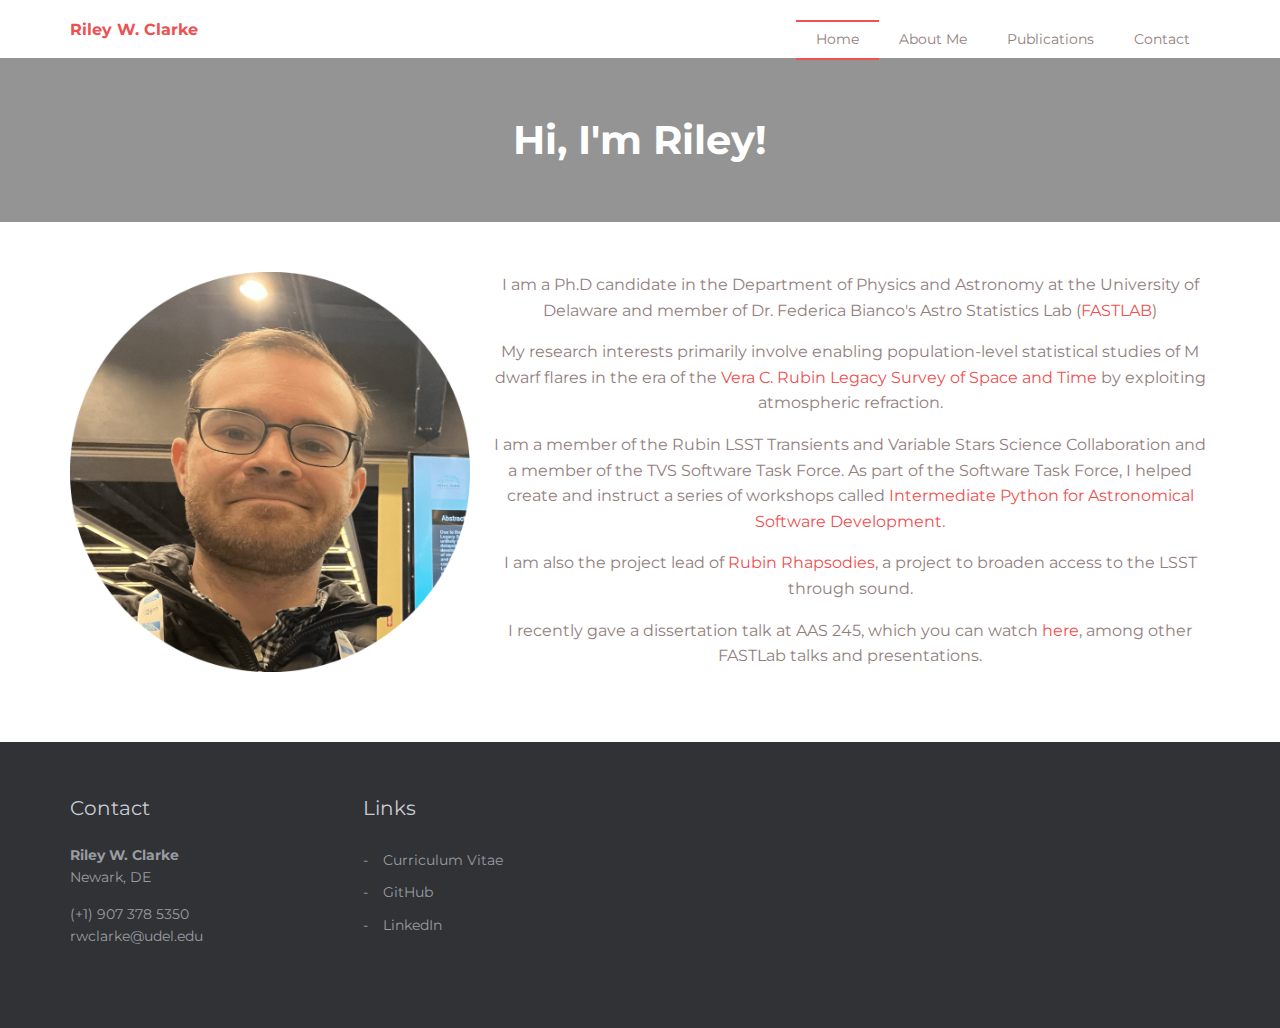
<file: index.html>
<!DOCTYPE html>
<html lang="en">
	<head>
		<meta charset="UTF-8">
		<meta http-equiv="X-UA-Compatible" content="IE=edge">
		<meta name="viewport" content="width=device-width, initial-scale=1.0,maximum-scale=1">
		
		<title>Riley W. Clarke</title>

		<!-- Loading third party fonts -->
		<link href="http://fonts.googleapis.com/css?family=Montserrat:400,700" rel="stylesheet" type="text/css">
		<link href="fonts/font-awesome.min.css" rel="stylesheet" type="text/css">

		<!-- Loading main css file -->
		<link rel="stylesheet" href="style.css">
		
		<!--[if lt IE 9]>
		<script src="js/ie-support/html5.js"></script>
		<script src="js/ie-support/respond.js"></script>
		<![endif]-->

	</head>


	<body>
		
		<div class="site-content">

			<header class="site-header">
					
				<div class="container">
					<a href="https://rileywclarke.github.io/"><strong>Riley W. Clarke</strong></a>
					<!-- Default snippet for navigation -->
					<div class="main-navigation">
						<button type="button" class="menu-toggle"><i class="fa fa-bars"></i></button>
							<ul class="menu">
								<li class="menu-item current-menu-item"><a href="index.html">Home</a></li>
								<li class="menu-item"><a href="about.html">About Me</a></li>
								<li class="menu-item"><a href="research.html">Publications</a></li>
								<li class="menu-item"><a href="contact.html">Contact</a></li>
							</ul> <!-- .menu -->
					</div> <!-- .main-navigation -->
					
					<div class="mobile-navigation"></div>
				</div> <!-- .container -->
			</header> <!-- .site-header -->

			<main class="main-content">
				<div class="page-head">
					<div class="container">
						<h1 class="page-title">Hi, I'm Riley!</h1>
					</div>
				</div>
				<div class="hero">
					<div class="container">
						<img src="images/profile.png" alt="" class="profile" caption="" style="width:400px;height:400px;float:left;margin-right:20px;">
						<div class="hero-content">
							<p>I am a Ph.D candidate in the Department of Physics and Astronomy at the University of Delaware and member of Dr. Federica Bianco's Astro Statistics Lab (<a href="https://fedhere.github.io/FASTlab/index3.html">FASTLAB</a>)</p>
							<p>My research interests primarily involve enabling population-level statistical studies of M dwarf flares in the era of the <a href="https://rubinobservatory.org/">Vera C. Rubin Legacy Survey of Space and Time</a> by exploiting atmospheric refraction.</p>
							<p>I am a member of the Rubin LSST Transients and Variable Stars Science Collaboration and a member of the TVS Software Task Force. As part of the Software Task Force, I helped create and instruct a series of workshops called <a href="https://shrra.github.io/python-intermediate-development/index.html">Intermediate Python for Astronomical Software Development</a>.</p>
							<p>I am also the project lead of <a href= "https://lsst-tvssc.github.io/RubinRhapsodies/">Rubin Rhapsodies</a>, a project to broaden access to the LSST through sound.</p>
							<p></p>
							<p>I recently gave a dissertation talk at AAS 245, which you can watch <a href="https://www.notion.so/FASTLab-talks-and-presentations-1235f3ffd3e7804791e8f0ffec33b4b3">here</a>, among other FASTLab talks and presentations.</p>
						</div>
	
					</div>
				</div> <!-- .hero -->



				 
			</main> <!-- .main-content -->

			<footer class="site-footer">
				<div class="container">
					<div class="row">
						<div class="col-xs-6 col-md-3">
							<div class="widget">
								<h3 class="widget-title">Contact</h3>
								<address>
									<strong>Riley W. Clarke</strong>
									<p>Newark, DE</p>
									<p><a href="#">(+1) 907 378 5350</a><br>
									<a href="mailto:rwclarke@udel.edu">rwclarke@udel.edu</a></p>
								</address>
							</div>
						</div>
						<div class="col-xs-6 col-md-3">
							<div class="widget">
								<h3 class="widget-title">Links</h3>
								<ul class="dash-list">
									<li><a href="https://www.dropbox.com/scl/fi/2eyhsa3vb6mlbggx4it7z/clarke_cv.pdf?rlkey=t5vjoeoi9wrmzlmqtqezytlda&st=nfpaz4cm&dl=0" target="_blank">Curriculum Vitae</a></li> 
									<li><a href="https://github.com/RileyWClarke" target="_blank">GitHub</a></li>
									<li><a href="https://www.linkedin.com/in/rileywclarke/" target="_blank">LinkedIn</a></li>
								</ul>
							</div>
						</div>
						
					</div>
				</div>
			</footer> <!-- .site-footer -->

		</div> <!-- .main-content -->
		

		<script src="js/jquery-1.11.1.min.js"></script>
		<script type="text/javascript" src="http://maps.google.com/maps/api/js?sensor=false&amp;language=en"></script>
		<script src="js/plugins.js"></script>
		<script src="js/app.js"></script>
		
	</body>

</html>
</file>
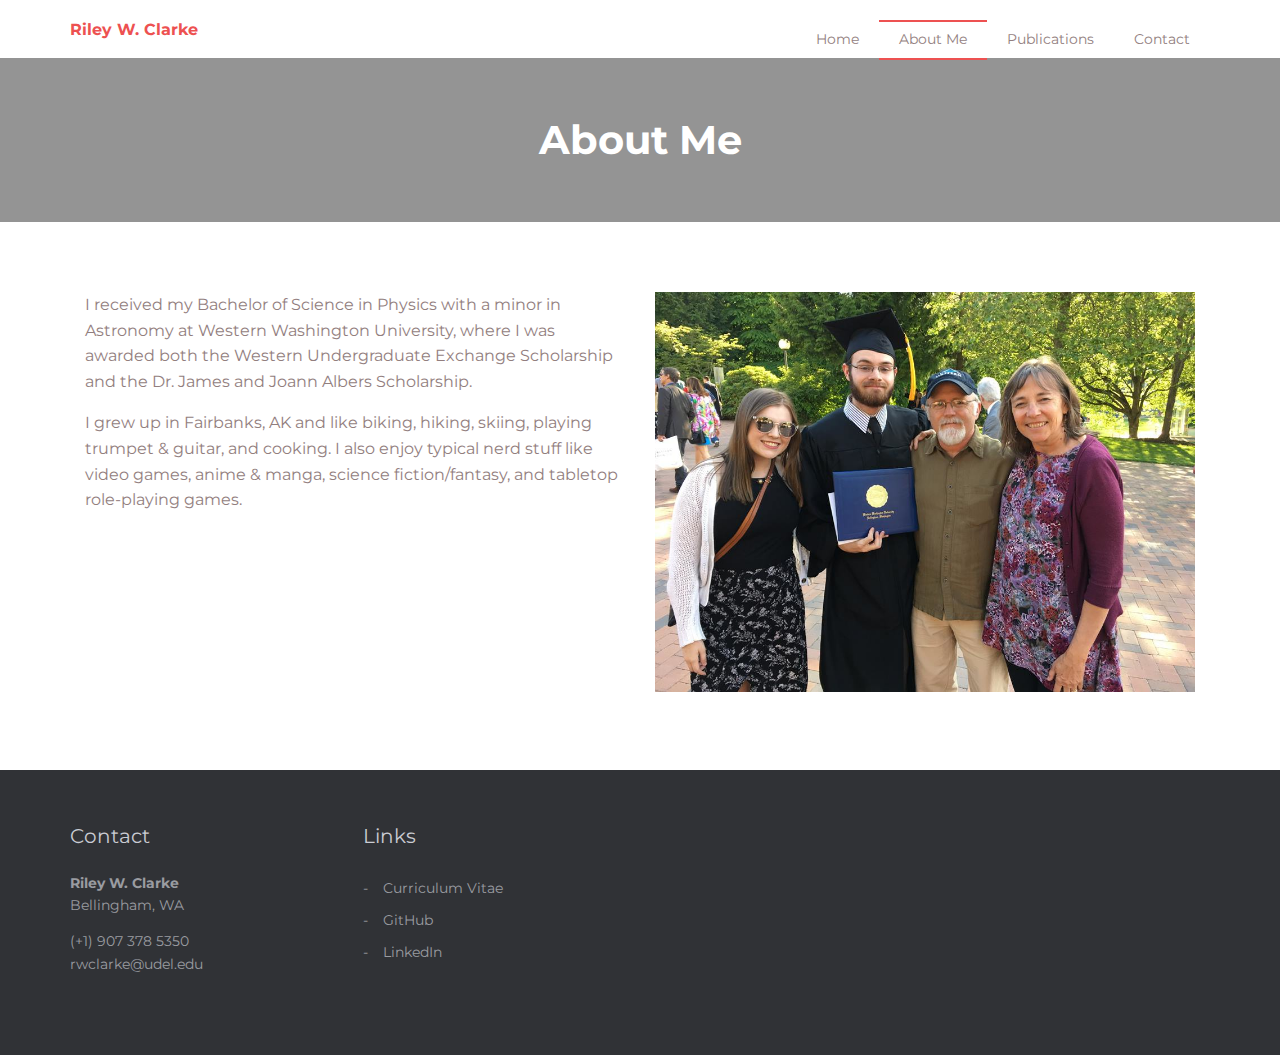
<file: about.html>
<!DOCTYPE html>
<html lang="en">
	<head>
		<meta charset="UTF-8">
		<meta http-equiv="X-UA-Compatible" content="IE=edge">
		<meta name="viewport" content="width=device-width, initial-scale=1.0,maximum-scale=1">
		
		<title>About Me</title>

		<!-- Loading third party fonts -->
		<link href="http://fonts.googleapis.com/css?family=Montserrat:400,700" rel="stylesheet" type="text/css">
		<link href="fonts/font-awesome.min.css" rel="stylesheet" type="text/css">

		<!-- Loading main css file -->
		<link rel="stylesheet" href="style.css">
		
		<!--[if lt IE 9]>
		<script src="js/ie-support/html5.js"></script>
		<script src="js/ie-support/respond.js"></script>
		<![endif]-->

	</head>


	<body>
		
		<div class="site-content">

			<header class="site-header">
				
				<div class="container">
					<a href="/"><strong>Riley W. Clarke</strong></a>
					<!-- Default snippet for navigation -->
					<div class="main-navigation">
						<button type="button" class="menu-toggle"><i class="fa fa-bars"></i></button>
						<ul class="menu">
							<li class="menu-item"><a href="index.html">Home</a></li>
							<li class="menu-item current-menu-item"><a href="about.html">About Me</a></li>
							<li class="menu-item"><a href="research.html">Publications</a></li>
							<li class="menu-item"><a href="contact.html">Contact</a></li>
						</ul> <!-- .menu -->
					</div> <!-- .main-navigation -->
					
					<div class="mobile-navigation"></div>
				</div> <!-- .container -->
			</header> <!-- .site-header -->

			<main class="main-content">
				<div class="page-head">
					<div class="container">
						<h1 class="page-title">About Me</h1>
					</div>
				</div>

				<div class="fullwidth-block">
					<div class="container">
						<div class="col-sm-6">
							<p>I received my Bachelor of Science in Physics with a minor in Astronomy at Western Washington University, where I was awarded both the Western Undergraduate Exchange Scholarship and the Dr. James and Joann Albers Scholarship.</p>
							<p>I grew up in Fairbanks, AK and like biking, hiking, skiing, playing trumpet & guitar, and cooking. I also enjoy typical nerd stuff like video games, anime & manga, science fiction/fantasy, and tabletop role-playing games.</p>
						</div>
						<div class="col-sm-6">
							<img src="images/profile2.png" alt="" class="profile2" style="width:600px;height:400px;">
						</div>
					</div>
				</div>

			</main> <!-- .main-content -->

			<footer class="site-footer">
				<div class="container">
					<div class="row">
						<div class="col-xs-6 col-sm-3">
							<div class="widget">
								<h3 class="widget-title">Contact</h3>
								<address>
									<strong>Riley W. Clarke</strong>
									<p>Bellingham, WA</p>
									<p><a href="#">(+1) 907 378 5350</a><br>
									<a href="mailto:rwclarke@udel.edu">rwclarke@udel.edu</a></p>
								</address>
							</div>
						</div>
						<div class="col-xs-6 col-md-3">
							<div class="widget">
								<h3 class="widget-title">Links</h3>
								<ul class="dash-list">
									<li><a href="https://www.dropbox.com/scl/fi/2eyhsa3vb6mlbggx4it7z/clarke_cv.pdf?rlkey=t5vjoeoi9wrmzlmqtqezytlda&st=nfpaz4cm&dl=0" target="_blank">Curriculum Vitae</a></li> 
									<li><a href="https://github.com/RileyWClarke" target="_blank">GitHub</a></li> 
									<li><a href="https://www.linkedin.com/in/rileywclarke/" target="_blank">LinkedIn</a></li>								
								</ul>
							</div>
						</div>
					</div>
				</div>
			</footer> <!-- .site-footer -->

		</div> <!-- .main-content -->
		

		<script src="js/jquery-1.11.1.min.js"></script>
		<script type="text/javascript" src="http://maps.google.com/maps/api/js?sensor=false&amp;language=en"></script>
		<script src="js/plugins.js"></script>
		<script src="js/app.js"></script>
		
	</body>

</html>
</file>
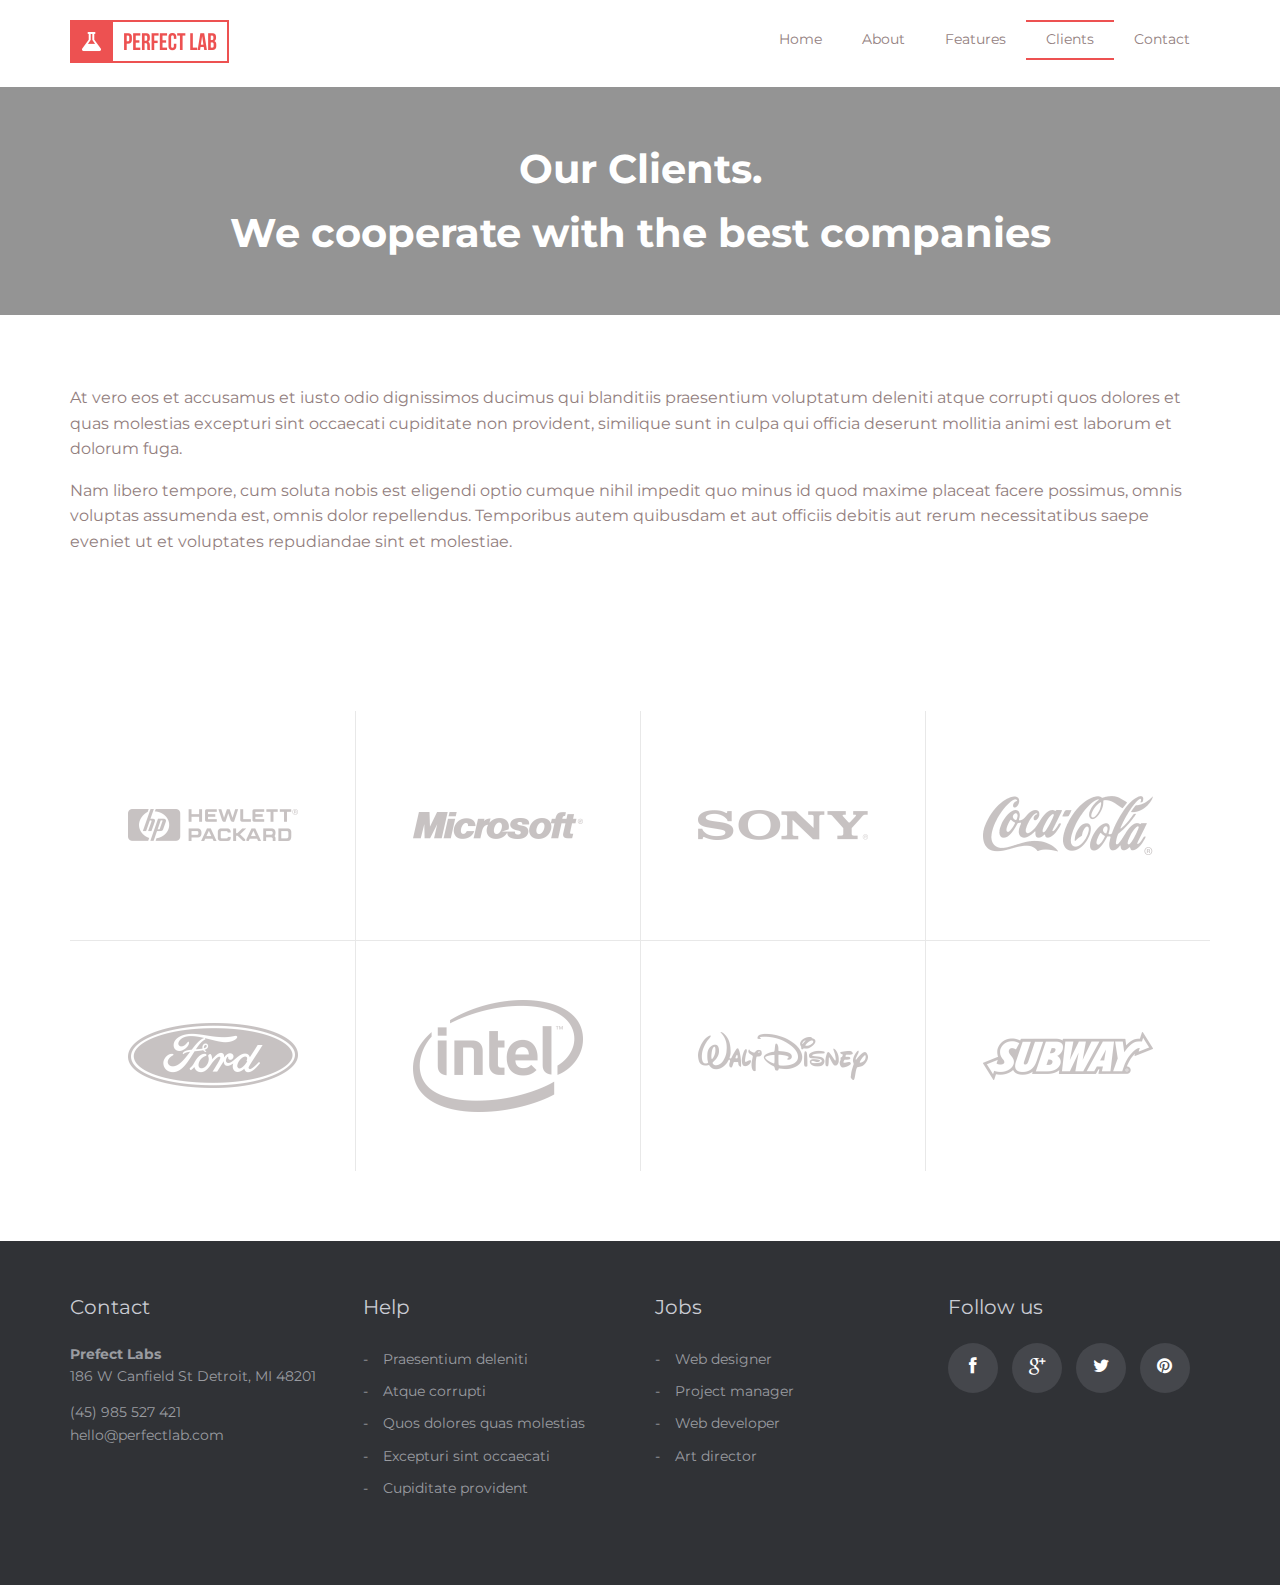
<file: clients.html>
<!DOCTYPE html>
<html lang="en">
	<head>
		<meta charset="UTF-8">
		<meta http-equiv="X-UA-Compatible" content="IE=edge">
		<meta name="viewport" content="width=device-width, initial-scale=1.0,maximum-scale=1">
		
		<title>Compass Starter by Ariona, Rian</title>

		<!-- Loading third party fonts -->
		<link href="http://fonts.googleapis.com/css?family=Montserrat:400,700" rel="stylesheet" type="text/css">
		<link href="fonts/font-awesome.min.css" rel="stylesheet" type="text/css">

		<!-- Loading main css file -->
		<link rel="stylesheet" href="style.css">
		
		<!--[if lt IE 9]>
		<script src="js/ie-support/html5.js"></script>
		<script src="js/ie-support/respond.js"></script>
		<![endif]-->

	</head>


	<body>
		
		<div class="site-content">

			<header class="site-header">
				<div class="container">
					<a href="index.html" class="logo"><img src="images/logo.png" alt="Perfect Lab"></a>
					
					<!-- Default snippet for navigation -->
					<div class="main-navigation">
						<button type="button" class="menu-toggle"><i class="fa fa-bars"></i></button>
						<ul class="menu">
							<li class="menu-item"><a href="index.html">Home</a></li>
							<li class="menu-item"><a href="about.html">About</a></li>
							<li class="menu-item"><a href="#">Features</a></li>
							<li class="menu-item current-menu-item"><a href="clients.html">Clients</a></li>
							<li class="menu-item"><a href="contact.html">Contact</a></li>
						</ul> <!-- .menu -->
					</div> <!-- .main-navigation -->
					
					<div class="mobile-navigation"></div>
				</div> <!-- .container -->
			</header> <!-- .site-header -->

			<main class="main-content">
				<div class="page-head">
					<div class="container">
						<h1 class="page-title">Our Clients. <br>We cooperate with the best companies</h1>
					</div>
				</div>

				<div class="fullwidth-block">
					<div class="container">

						<p>At vero eos et accusamus et iusto odio dignissimos ducimus qui blanditiis praesentium voluptatum deleniti atque corrupti quos dolores et quas molestias excepturi sint occaecati cupiditate non provident, similique sunt in culpa qui officia deserunt mollitia animi est laborum et dolorum fuga.</p>

						<p>Nam libero tempore, cum soluta nobis est eligendi optio cumque nihil impedit quo minus id quod maxime placeat facere possimus, omnis voluptas assumenda est, omnis dolor repellendus. Temporibus autem quibusdam et aut officiis debitis aut rerum necessitatibus saepe eveniet ut et voluptates repudiandae sint et molestiae.</p>

					</div>
				</div>

				<div class="fullwidth-block">
					<div class="container">
						
						<div class="client-grid">
							<div class="client"><img src="images/logo-hp.png" alt=""></div>
							<div class="client"><img src="images/logo-microsoft.png" alt=""></div>
							<div class="client"><img src="images/logo-sony.png" alt=""></div>
							<div class="client"><img src="images/logo-cocacola.png" alt=""></div>
							<div class="client"><img src="images/logo-ford.png" alt=""></div>
							<div class="client"><img src="images/logo-intel.png" alt=""></div>
							<div class="client"><img src="images/logo-disney.png" alt=""></div>
							<div class="client"><img src="images/logo-subway.png" alt=""></div>
						</div>

					</div>
				</div>

			</main> <!-- .main-content -->

			<footer class="site-footer">
				<div class="container">
					<div class="row">
						<div class="col-xs-6 col-sm-3">
							<div class="widget">
								<h3 class="widget-title">Contact</h3>
								<address>
									<strong>Prefect Labs</strong>
									<p>186 W Canfield St Detroit, MI 48201</p>
									<p><a href="#">(45) 985 527 421</a><br>
									<a href="#">hello@perfectlab.com</a></p>
								</address>
							</div>
						</div>
						<div class="col-xs-6 col-sm-3">
							<div class="widget">
								<h3 class="widget-title">Help</h3>
								<ul class="dash-list">
									<li><a href="#">Praesentium deleniti</a></li> 
									<li><a href="#">Atque corrupti</a></li> 
									<li><a href="#">Quos dolores quas molestias</a></li> 
									<li><a href="#">Excepturi sint occaecati</a></li> 
									<li><a href="#">Cupiditate provident</a></li>
								</ul>
							</div>
						</div>
						<div class="col-xs-6 col-sm-3">
							<div class="widget">
								<h3 class="widget-title">Jobs</h3>
								<ul class="dash-list">
									<li><a href="#">Web designer</a></li>
									<li><a href="#">Project manager</a></li>
									<li><a href="#">Web developer</a></li>
									<li><a href="#">Art director</a></li>
								</ul>
							</div>
						</div>
						<div class="col-xs-6 col-sm-3">
							<div class="widget">
								<h3 class="widget-title">Follow us</h3>
								<div class="social-links">
									<a href="#"><i class="fa fa-facebook"></i></a>
									<a href="#"><i class="fa fa-google-plus"></i></a>
									<a href="#"><i class="fa fa-twitter"></i></a>
									<a href="#"><i class="fa fa-pinterest"></i></a>
								</div>
							</div>
						</div>
					</div>
				</div>
			</footer> <!-- .site-footer -->

		</div> <!-- .main-content -->
		

		<script src="js/jquery-1.11.1.min.js"></script>
		<script type="text/javascript" src="http://maps.google.com/maps/api/js?sensor=false&amp;language=en"></script>
		<script src="js/plugins.js"></script>
		<script src="js/app.js"></script>
		
	</body>

</html>
</file>
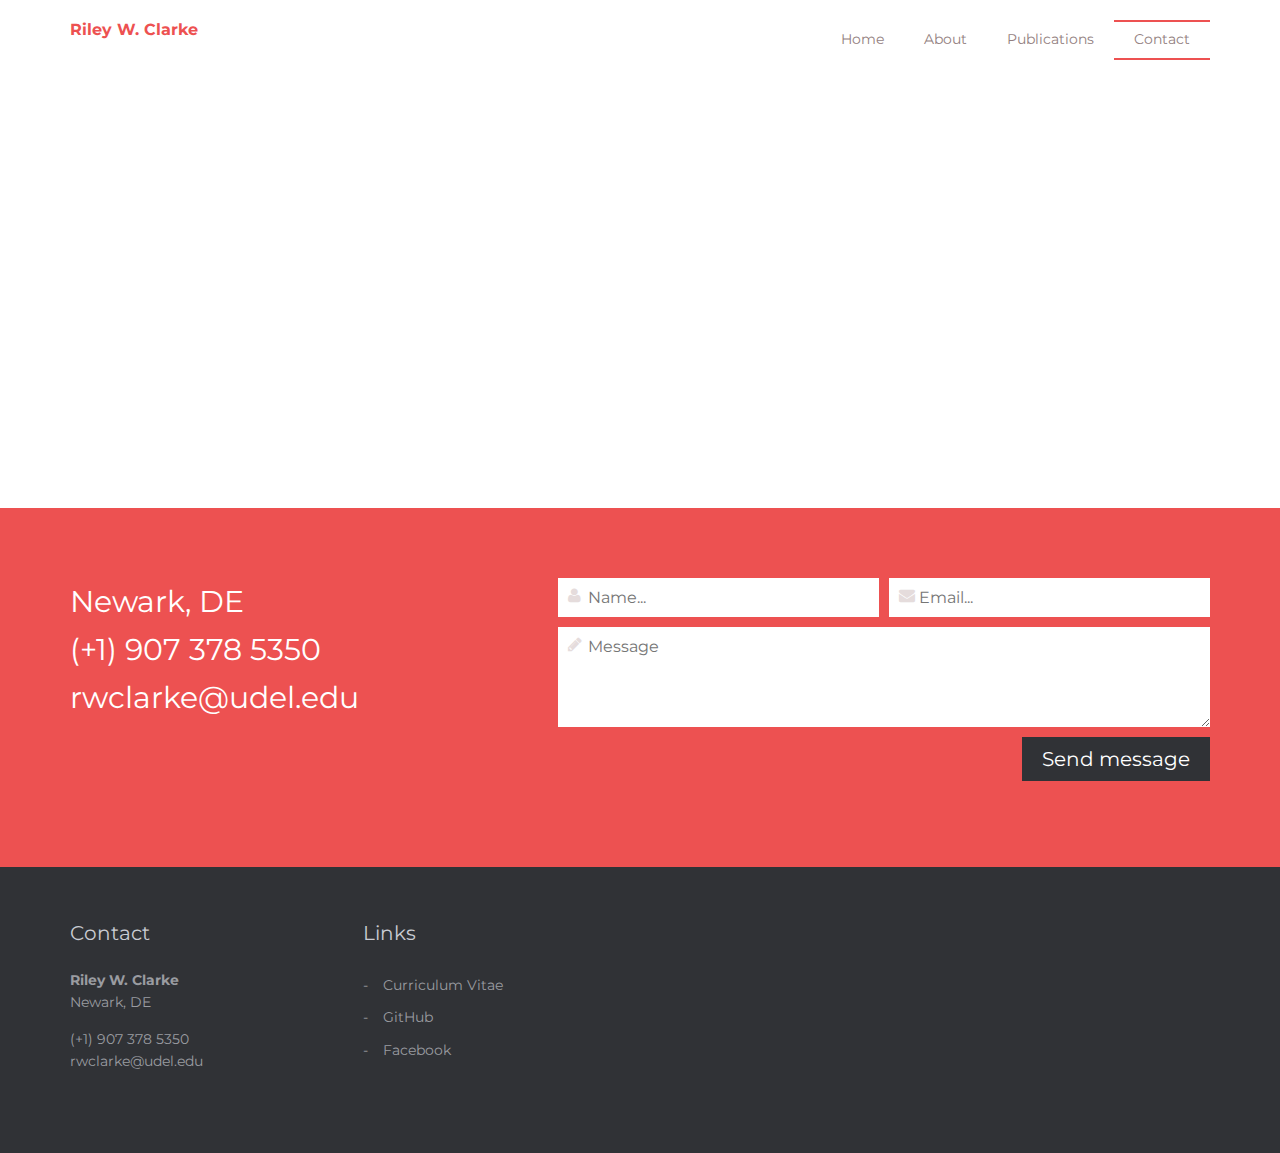
<file: contact.html>
<!DOCTYPE html>
<html lang="en">
	<head>
		<meta charset="UTF-8">
		<meta http-equiv="X-UA-Compatible" content="IE=edge">
		<meta name="viewport" content="width=device-width, initial-scale=1.0,maximum-scale=1">
		
		<title>Contact</title>

		<!-- Loading third party fonts -->
		<link href="http://fonts.googleapis.com/css?family=Montserrat:400,700" rel="stylesheet" type="text/css">
		<link href="fonts/font-awesome.min.css" rel="stylesheet" type="text/css">

		<!-- Loading main css file -->
		<link rel="stylesheet" href="style.css">
		
		<!--[if lt IE 9]>
		<script src="js/ie-support/html5.js"></script>
		<script src="js/ie-support/respond.js"></script>
		<![endif]-->

	</head>


	<body>
		
		<div class="site-content">

			<header class="site-header">
				<div class="container">
					<a><strong>Riley W. Clarke</strong></a>
					
					<!-- Default snippet for navigation -->
					<div class="main-navigation">
						<button type="button" class="menu-toggle"><i class="fa fa-bars"></i></button>
						<ul class="menu">
							<li class="menu-item"><a href="index.html">Home</a></li>
							<li class="menu-item"><a href="about.html">About</a></li>
							<li class="menu-item"><a href="research.html">Publications</a></li>
							<li class="menu-item current-menu-item"><a href="contact.html">Contact</a></li>
						</ul> <!-- .menu -->
					</div> <!-- .main-navigation -->
					
					<div class="mobile-navigation"></div>
				</div> <!-- .container -->
			</header> <!-- .site-header -->

			<main class="main-content">
				
				<div class="map" data-latitude="-6.897789" data-longitude="107.621735" ></div>
				
				<div class="fullwidth-block contact-area">
					<div class="container">

						<div class="row">
							<div class="col-md-5">
								<address>
									Newark, DE <br>
									<a href="tel:(+1) 907 378 5350">(+1) 907 378 5350</a> <br>
									<a href="mailto:rwclarke@udel.edu">rwclarke@udel.edu</a>
								</address>
							</div>
							<div class="col-md-7">
								<div class="contact-form">
									<div class="row">
										<div class="col-md-6">
											<div class="control">
												<i class="fa fa-user"></i>
												<input type="text" placeholder="Name...">
											</div>
										</div>
										<div class="col-md-6">
											<div class="control">
												<i class="fa fa-envelope"></i>
												<input type="text" placeholder="Email...">
											</div>
										</div>
									</div>
									<div class="control">
										<i class="fa fa-pencil"></i>
										<textarea placeholder="Message"></textarea>
									</div>
									<p class="right-aligned">
										<input type="submit" value="Send message">
									</p>
								</div>
							</div>
						</div>
					</div>
				</div>

			</main> <!-- .main-content -->

			<footer class="site-footer">
				<div class="container">
					<div class="row">
						<div class="col-xs-6 col-md-3">
							<div class="widget">
								<h3 class="widget-title">Contact</h3>
								<address>
									<strong>Riley W. Clarke</strong>
									<p>Newark, DE</p>
									<p><a href="#">(+1) 907 378 5350</a><br>
									<a href="mailto:rwclarke@udel.edu">rwclarke@udel.edu</a></p>
								</address>
							</div>
						</div>
						<div class="col-xs-6 col-md-3">
							<div class="widget">
								<h3 class="widget-title">Links</h3>
								<ul class="dash-list">
									<li><a href="https://www.dropbox.com/scl/fi/2eyhsa3vb6mlbggx4it7z/clarke_cv.pdf?rlkey=t5vjoeoi9wrmzlmqtqezytlda&st=nfpaz4cm&dl=0" target="_blank">Curriculum Vitae</a></li> 
									<li><a href="https://github.com/RileyWClarke">GitHub</a></li> 
									<li><a href="https://www.facebook.com/riley.clarke.12">Facebook</a></li>
								
								</ul>
							</div>
						</div>
					</div>
				</div>
			</footer> <!-- .site-footer -->

		</div> <!-- .main-content -->
		

		<script src="js/jquery-1.11.1.min.js"></script>
		<script type="text/javascript" src="http://maps.google.com/maps/api/js?sensor=false&amp;language=en"></script>
		<script src="js/plugins.js"></script>
		<script src="js/app.js"></script>
		
	</body>

</html>
</file>
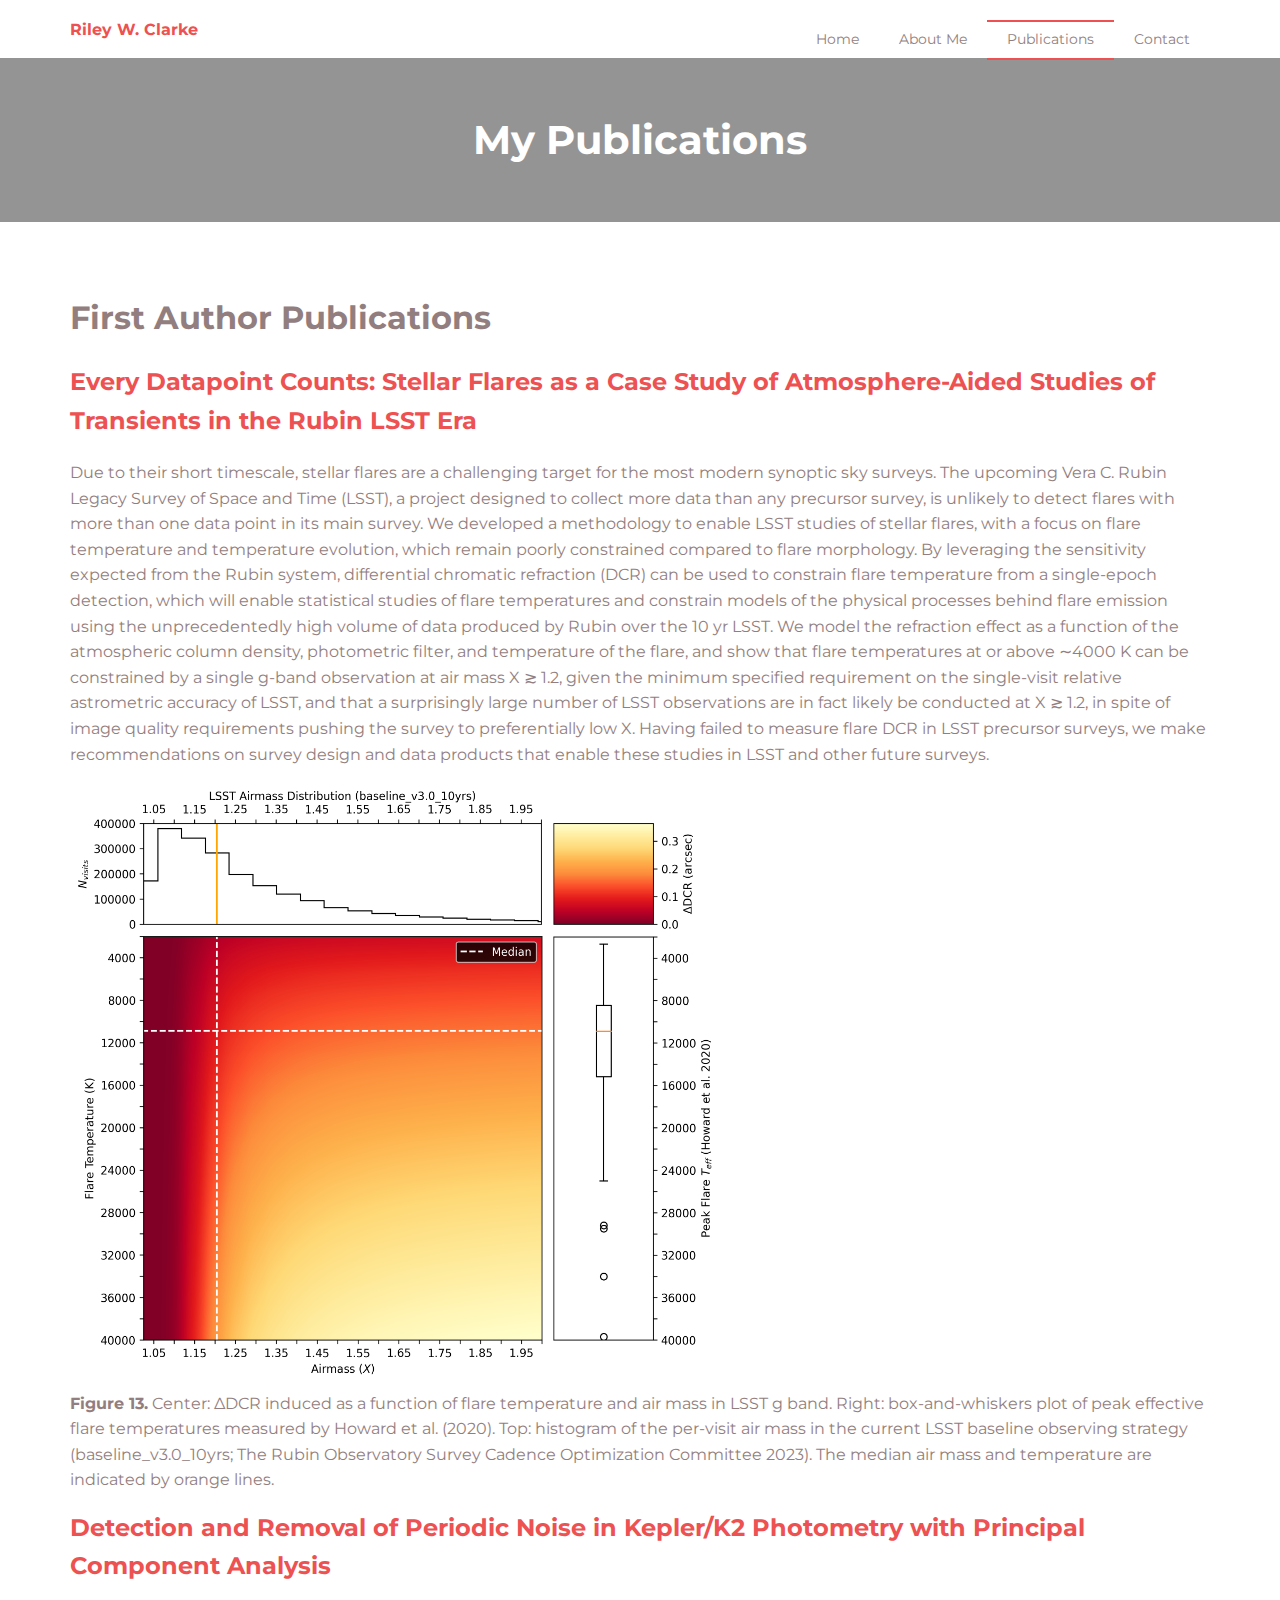
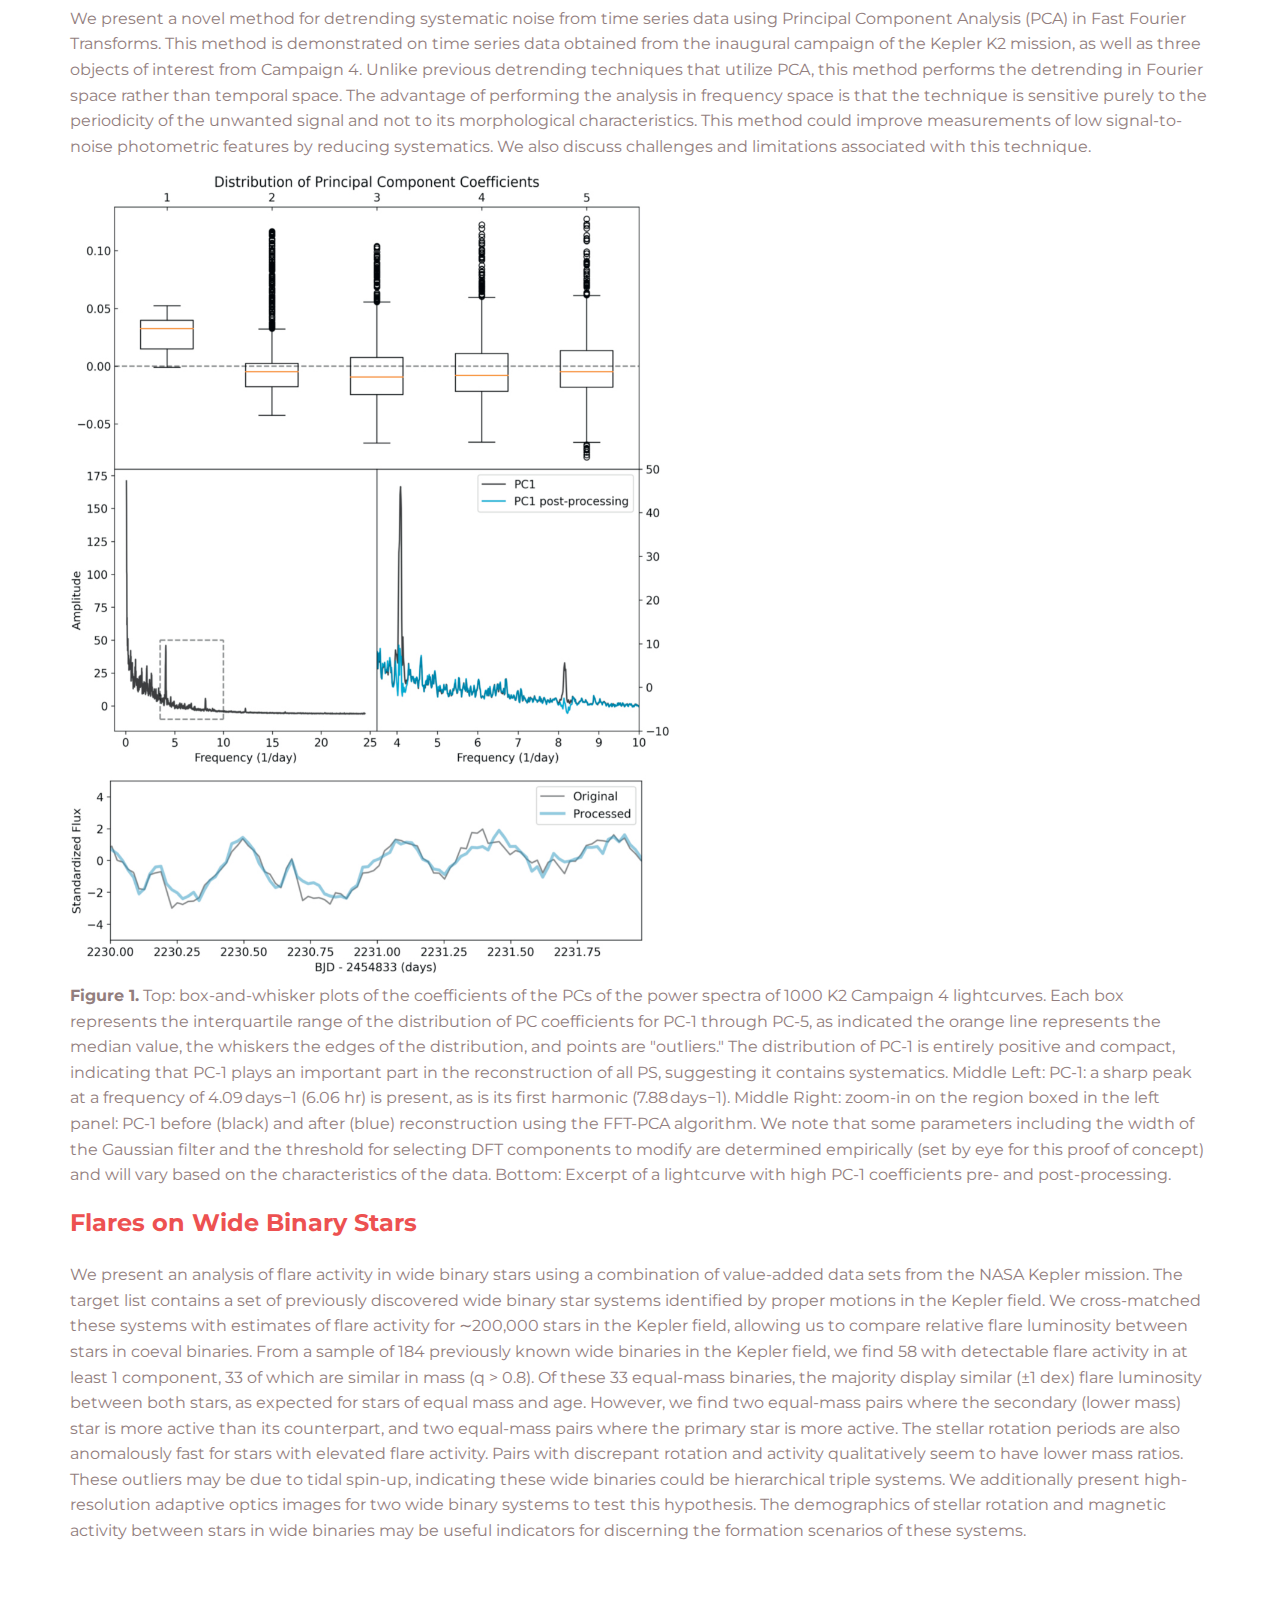
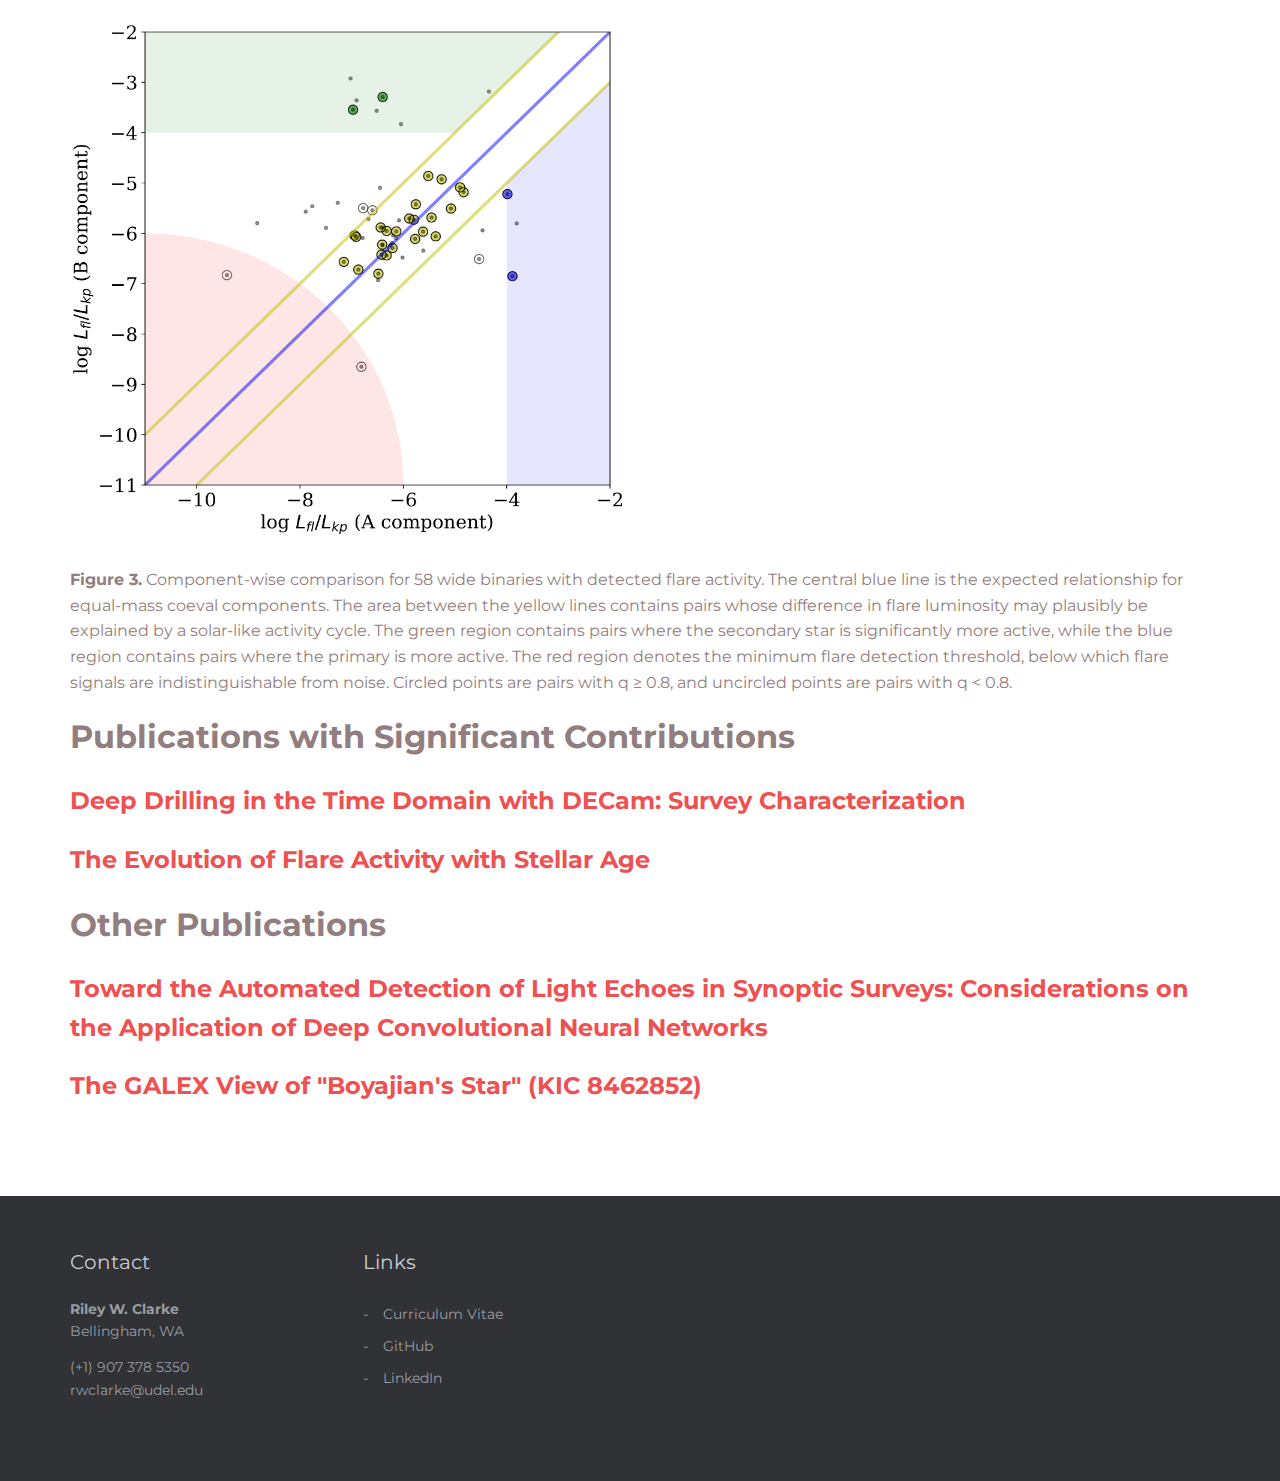
<file: research.html>
<!DOCTYPE html>
<html lang="en">
	<head>
		<meta charset="UTF-8">
		<meta http-equiv="X-UA-Compatible" content="IE=edge">
		<meta name="viewport" content="width=device-width, initial-scale=1.0,maximum-scale=1">
		
		<title>Research Interests</title>

		<!-- Loading third party fonts -->
		<link href="http://fonts.googleapis.com/css?family=Montserrat:400,700" rel="stylesheet" type="text/css">
		<link href="fonts/font-awesome.min.css" rel="stylesheet" type="text/css">

		<!-- Loading main css file -->
		<link rel="stylesheet" href="style.css">
		
		<!--[if lt IE 9]>
		<script src="js/ie-support/html5.js"></script>
		<script src="js/ie-support/respond.js"></script>
		<![endif]-->

	</head>


	<body>
		
		<div class="site-content">

			<header class="site-header">
				<div class="container">
					<a href="index.html"><strong>Riley W. Clarke</strong></a>
					
					<!-- Default snippet for navigation -->
					<div class="main-navigation">
						<button type="button" class="menu-toggle"><i class="fa fa-bars"></i></button>
						<ul class="menu">
							<li class="menu-item"><a href="index.html">Home</a></li>
							<li class="menu-item"><a href="about.html">About Me</a></li>
							<li class="menu-item current-menu-item"><a href="research.html">Publications</a></li>
							<li class="menu-item"><a href="contact.html">Contact</a></li>
						</ul> <!-- .menu -->
					</div> <!-- .main-navigation -->
					
					<div class="mobile-navigation"></div>
				</div> <!-- .container -->
			</header> <!-- .site-header -->

			<main class="main-content">
				<div class="page-head">
					<div class="container">
						<h1 class="page-title">My Publications</h1>
					</div>
				</div>

				<div class="fullwidth-block">
					<div class="container">

						<h1>First Author Publications</h1>

						<h2><a href="https://iopscience.iop.org/article/10.3847/1538-4365/ad4110">Every Datapoint Counts: Stellar Flares as a Case Study of Atmosphere-Aided Studies of Transients in the Rubin LSST Era </a></h2>

						<p>Due to their short timescale, stellar flares are a challenging target for the most modern synoptic sky surveys. The upcoming Vera C. Rubin Legacy Survey of Space and Time (LSST), a project designed to collect more data than any precursor survey, is unlikely to detect flares with more than one data point in its main survey. We developed a methodology to enable LSST studies of stellar flares, with a focus on flare temperature and temperature evolution, which remain poorly constrained compared to flare morphology. By leveraging the sensitivity expected from the Rubin system, differential chromatic refraction (DCR) can be used to constrain flare temperature from a single-epoch detection, which will enable statistical studies of flare temperatures and constrain models of the physical processes behind flare emission using the unprecedentedly high volume of data produced by Rubin over the 10 yr LSST. We model the refraction effect as a function of the atmospheric column density, photometric filter, and temperature of the flare, and show that flare temperatures at or above ∼4000 K can be constrained by a single g-band observation at air mass X ≳ 1.2, given the minimum specified requirement on the single-visit relative astrometric accuracy of LSST, and that a surprisingly large number of LSST observations are in fact likely be conducted at X ≳ 1.2, in spite of image quality requirements pushing the survey to preferentially low X. Having failed to measure flare DCR in LSST precursor surveys, we make recommendations on survey design and data products that enable these studies in LSST and other future surveys.</p>
						<img src="images/temp_am_grid.png" alt="" caption="Test caption" class="" style="width:650px;height:600px;">
						<p><b>Figure 13.</b> Center: ΔDCR induced as a function of flare temperature and air mass in LSST g band. Right: box-and-whiskers plot of peak effective flare temperatures measured by Howard et al. (2020). Top: histogram of the per-visit air mass in the current LSST baseline observing strategy (baseline_v3.0_10yrs; The Rubin Observatory Survey Cadence Optimization Committee 2023). The median air mass and temperature are indicated by orange lines.</p>

						<h2><a href="https://iopscience.iop.org/article/10.3847/2515-5172/ac179b">Detection and Removal of Periodic Noise in Kepler/K2 Photometry with Principal Component Analysis</a></h2>

						<p>We present a novel method for detrending systematic noise from time series data using Principal Component Analysis (PCA) in Fast Fourier Transforms. This method is demonstrated on time series data obtained from the inaugural campaign of the Kepler K2 mission, as well as three objects of interest from Campaign 4. Unlike previous detrending techniques that utilize PCA, this method performs the detrending in Fourier space rather than temporal space. The advantage of performing the analysis in frequency space is that the technique is sensitive purely to the periodicity of the unwanted signal and not to its morphological characteristics. This method could improve measurements of low signal-to-noise photometric features by reducing systematics. We also discuss challenges and limitations associated with this technique.</p>
						<img src="images/rnaasac179bf1_hr.jpg" alt="" class="" style="width:600px;height:800px;">
						<p><b>Figure 1.</b> Top: box-and-whisker plots of the coefficients of the PCs of the power spectra of 1000 K2 Campaign 4 lightcurves. Each box represents the interquartile range of the distribution of PC coefficients for PC-1 through PC-5, as indicated the orange line represents the median value, the whiskers the edges of the distribution, and points are "outliers." The distribution of PC-1 is entirely positive and compact, indicating that PC-1 plays an important part in the reconstruction of all PS, suggesting it contains systematics. Middle Left: PC-1: a sharp peak at a frequency of 4.09 days−1 (6.06 hr) is present, as is its first harmonic (7.88 days−1). Middle Right: zoom-in on the region boxed in the left panel: PC-1 before (black) and after (blue) reconstruction using the FFT-PCA algorithm. We note that some parameters including the width of the Gaussian filter and the threshold for selecting DFT components to modify are determined empirically (set by eye for this proof of concept) and will vary based on the characteristics of the data. Bottom: Excerpt of a lightcurve with high PC-1 coefficients pre- and post-processing.</p>

						<h2><a href="http://iopscience.iop.org/article/10.3847/1538-4357/aaa0d3/meta">Flares on Wide Binary Stars</a></h2>
						
						<p>We present an analysis of flare activity in wide binary stars using a combination of value-added data sets from the NASA Kepler mission. The target list contains a set of previously discovered wide binary star systems identified by proper motions in the Kepler field. We cross-matched these systems with estimates of flare activity for ∼200,000 stars in the Kepler field, allowing us to compare relative flare luminosity between stars in coeval binaries. From a sample of 184 previously known wide binaries in the Kepler field, we find 58 with detectable flare activity in at least 1 component, 33 of which are similar in mass (q > 0.8). Of these 33 equal-mass binaries, the majority display similar (±1 dex) flare luminosity between both stars, as expected for stars of equal mass and age. However, we find two equal-mass pairs where the secondary (lower mass) star is more active than its counterpart, and two equal-mass pairs where the primary star is more active. The stellar rotation periods are also anomalously fast for stars with elevated flare activity. Pairs with discrepant rotation and activity qualitatively seem to have lower mass ratios. These outliers may be due to tidal spin-up, indicating these wide binaries could be hierarchical triple systems. We additionally present high-resolution adaptive optics images for two wide binary systems to test this hypothesis. The demographics of stellar rotation and magnetic activity between stars in wide binaries may be useful indicators for discerning the formation scenarios of these systems.</p>
						<img src="images/ab_v5.png" alt="" class="ab_v5" style="width:600px;height:600px;">
						<p><b>Figure 3.</b> Component-wise comparison for 58 wide binaries with detected flare activity. The central blue line is the expected relationship for equal-mass coeval components. The area between the yellow lines contains pairs whose difference in flare luminosity may plausibly be explained by a solar-like activity cycle. The green region contains pairs where the secondary star is significantly more active, while the blue region contains pairs where the primary is more active. The red region denotes the minimum flare detection threshold, below which flare signals are indistinguishable from noise. Circled points are pairs with q ≥ 0.8, and uncircled points are pairs with q < 0.8.</p>
							
						<h1>Publications with Significant Contributions</h1>

						<h2><a href="https://academic.oup.com/mnras/article/519/3/3881/6835526#391401003">Deep Drilling in the Time Domain with DECam: Survey Characterization</a></h2>
					
						<h2><a href="https://iopscience.iop.org/article/10.3847/1538-4357/aafb76/meta">The Evolution of Flare Activity with Stellar Age</a></h2>

						<h1>Other Publications</h1>

						<h2><a href="https://iopscience.iop.org/article/10.3847/1538-3881/ac9409/meta">Toward the Automated Detection of Light Echoes in Synoptic Surveys: Considerations on the Application of Deep Convolutional Neural Networks</a></h2>

						<h2><a href="https://iopscience.iop.org/article/10.3847/1538-4357/aaa413/meta">The GALEX View of "Boyajian's Star" (KIC 8462852)</a></h2>
					</div>
				</div>


			</main> <!-- .main-content -->

			<footer class="site-footer">
				<div class="container">
					<div class="row">
						<div class="col-xs-6 col-sm-3">
							<div class="widget">
								<h3 class="widget-title">Contact</h3>
								<address>
									<strong>Riley W. Clarke</strong>
									<p>Bellingham, WA</p>
									<p><a href="#">(+1) 907 378 5350</a><br>
									<a href="mailto:rwclarke@udel.edu">rwclarke@udel.edu</a></p>
								</address>
							</div>
						</div>
						<div class="col-xs-6 col-md-3">
							<div class="widget">
								<h3 class="widget-title">Links</h3>
								<ul class="dash-list">
									<li><a href="https://www.dropbox.com/scl/fi/2eyhsa3vb6mlbggx4it7z/clarke_cv.pdf?rlkey=t5vjoeoi9wrmzlmqtqezytlda&st=nfpaz4cm&dl=0" target="_blank">Curriculum Vitae</a></li> 
									<li><a href="https://github.com/RileyWClarke" target="_blank">GitHub</a></li> 
									<li><a href="https://www.linkedin.com/in/rileywclarke/" target="_blank">LinkedIn</a></li>								
								</ul>
							</div>
						</div>
					</div>
				</div>
			</footer> <!-- .site-footer -->

		</div> <!-- .main-content -->
		

		<script src="js/jquery-1.11.1.min.js"></script>
		<script type="text/javascript" src="http://maps.google.com/maps/api/js?sensor=false&amp;language=en"></script>
		<script src="js/plugins.js"></script>
		<script src="js/app.js"></script>
		
	</body>

</html>
</file>
<file: style.css>
/*!
 * Project_Name: Perfect Lab
 * Author: Themezy
 * Email: support@themezy.com
 * Url: http://themezy.com
 */
/*=========================================== 
 * Importing CSS Libraries
 *===========================================*/
article,
aside,
details,
figcaption,
figure,
footer,
header,
hgroup,
nav,
section,
summary {
  display: block; }

audio,
canvas,
video {
  display: inline-block; }

audio:not([controls]) {
  display: none;
  height: 0; }

[hidden], template {
  display: none; }

html {
  background: #fff;
  color: #000;
  -webkit-text-size-adjust: 100%;
  -ms-text-size-adjust: 100%; }

html,
button,
input,
select,
textarea {
  font-family: sans-serif; }

body {
  margin: 0; }

a {
  background: transparent; }
  a:focus {
    outline: thin dotted; }
  a:hover, a:active {
    outline: 0; }

h1 {
  font-size: 2em;
  margin: 0.67em 0; }

h2 {
  font-size: 1.5em;
  margin: 0.83em 0; }

h3 {
  font-size: 1.17em;
  margin: 1em 0; }

h4 {
  font-size: 1em;
  margin: 1.33em 0; }

h5 {
  font-size: 0.83em;
  margin: 1.67em 0; }

h6 {
  font-size: 0.75em;
  margin: 2.33em 0; }

abbr[title] {
  border-bottom: 1px dotted; }

b,
strong {
  font-weight: bold; }

dfn {
  font-style: italic; }

mark {
  background: #ff0;
  color: #000; }

code,
kbd,
pre,
samp {
  font-family: monospace, serif;
  font-size: 1em; }

pre {
  white-space: pre;
  white-space: pre-wrap;
  word-wrap: break-word; }

q {
  quotes: "\201C" "\201D" "\2018" "\2019"; }

q:before,
q:after {
  content: '';
  content: none; }

small {
  font-size: 80%; }

sub,
sup {
  font-size: 75%;
  line-height: 0;
  position: relative;
  vertical-align: baseline; }

sup {
  top: -0.5em; }

sub {
  bottom: -0.25em; }

img {
  border: 0; }

svg:not(:root) {
  overflow: hidden; }

figure {
  margin: 0; }

fieldset {
  border: 1px solid #c0c0c0;
  margin: 0 2px;
  padding: 0.35em 0.625em 0.75em; }

legend {
  border: 0;
  padding: 0;
  white-space: normal; }

button,
input,
select,
textarea {
  font-family: inherit;
  font-size: 100%;
  margin: 0;
  vertical-align: baseline; }

button,
input {
  line-height: normal; }

button,
select {
  text-transform: none; }

button,
html input[type="button"],
input[type="reset"],
input[type="submit"] {
  -webkit-appearance: button;
  cursor: pointer; }

button[disabled],
input[disabled] {
  cursor: default; }

input[type="checkbox"],
input[type="radio"] {
  box-sizing: border-box;
  padding: 0; }

input[type="search"] {
  -webkit-appearance: textfield;
  box-sizing: content-box; }

input[type="search"]::-webkit-search-cancel-button,
input[type="search"]::-webkit-search-decoration {
  -webkit-appearance: none; }

button::-moz-focus-inner, input::-moz-focus-inner {
  border: 0;
  padding: 0; }

textarea {
  overflow: auto;
  vertical-align: top; }

table {
  border-collapse: collapse;
  border-spacing: 0; }

*, *:before, *:after {
  box-sizing: border-box; }

/*
 * Global Styles
 */
body {
  color: #927e7e;
  font-family: "Montserrat", "Open Sans", sans-serif;
  font-size: 16px;
  font-weight: 400;
  line-height: 1.6; }

h1, h2, h3, h4, h5, h6 {
  font-weight: 700;
  margin: 0 0 20px; }

hr {
  border: none;
  border-bottom: 1px solid #777; }

ul, ol {
  margin: 0;
  padding-left: 0; }

a {
  text-decoration: none;
  color: #ed5151; }

address {
  font-style: normal; }

p {
  margin-top: 0; }

form input, form textarea, form select {
  outline: none; }
form select {
  -webkit-appearance: none;
  -moz-appearance: none;
  appearance: none; }
form textarea {
  resize: vertical; }

@media screen and (max-width: 320px) {
  [class*="col-xs"] {
    width: 100%; } }

/*
 * Reusable Components Style
 */
.button, form input[type="submit"], form button, form input[type="reset"] {
  background: #ed5151;
  color: white;
  padding: 10px;
  display: inline-block; }

.feature {
  padding-left: 90px;
  position: relative;
  margin-bottom: 30px; }
  .feature p {
    line-height: 1.5;
    margin: 0; }

.feature-icon {
  width: 70px;
  height: 70px;
  border-radius: 50%;
  display: inline-block;
  background: #ed5151;
  text-align: center;
  padding-top: 20px;
  position: absolute;
  left: 0;
  top: 0; }

.feature-title {
  font-size: 24px;
  font-size: 1.5em;
  color: #6a5b5b;
  font-weight: 400;
  margin: 0 0 10px; }

.team {
  margin-bottom: 30px;
  margin: 0 auto 30px;
  width: 100%; }
  .team img {
    max-width: 100%;
    height: auto;
    display: block;
    width: 100%; }
  .team figcaption {
    background: #ed5151;
    color: white;
    padding: 10px 20px;
    text-align: center; }
  .team h2 {
    text-transform: uppercase;
    margin: 0;
    line-height: normal;
    width: 100%;
    white-space: nowrap;
    overflow: hidden;
    text-overflow: ellipsis;
    font-size: 18px;
    font-size: 1.125em; }
  .team small {
    font-size: 14px;
    font-size: 0.875em;
    color: #303236; }

.testimonial-slider .slides {
  list-style: none;
  margin: 0;
  *zoom: 1; }
  .testimonial-slider .slides:after {
    content: " ";
    clear: both;
    display: block;
    overflow: hidden;
    height: 0; }
  .testimonial-slider .slides li {
    padding-left: 140px;
    position: relative;
    min-height: 140px; }
    @media screen and (max-width: 480px) {
      .testimonial-slider .slides li {
        padding-left: 0; } }
  .testimonial-slider .slides .cite-avatar {
    position: absolute;
    left: 0;
    top: 0;
    border-radius: 50%;
    width: 120px;
    height: 120px; }
    @media screen and (max-width: 480px) {
      .testimonial-slider .slides .cite-avatar {
        display: block;
        margin: 0 auto 20px;
        position: relative; } }
.testimonial-slider blockquote {
  margin: 0;
  color: #6a5b5b;
  font-size: 18px;
  font-size: 1.125em; }
  @media screen and (max-width: 480px) {
    .testimonial-slider blockquote {
      text-align: center; } }
.testimonial-slider cite {
  color: #927e7e;
  font-size: 16px;
  font-size: 1rem;
  font-style: normal; }
.testimonial-slider .flex-control-nav {
  list-style: none;
  margin-left: 140px; }
  .testimonial-slider .flex-control-nav li {
    display: inline-block;
    margin-right: 10px; }
    .testimonial-slider .flex-control-nav li a {
      background: #ede6e6;
      width: 20px;
      height: 20px;
      border: 3px solid #ede6e6;
      box-shadow: 0 0 0 2px #ed5151;
      border-radius: 50%;
      display: block;
      overflow: hidden;
      text-indent: -9999px; }
      .testimonial-slider .flex-control-nav li a.flex-active {
        background-color: #ed5151; }

.client-grid {
  *zoom: 1; }
  .client-grid:after {
    content: " ";
    clear: both;
    display: block;
    overflow: hidden;
    height: 0; }
  .client-grid .client {
    width: 25%;
    float: left;
    height: 230px;
    display: -webkit-box;
    display: -webkit-flex;
    display: -ms-flexbox;
    display: flex;
    border-left: 1px solid #e8e8e8;
    border-bottom: 1px solid #e8e8e8; }
    .client-grid .client:first-child, .client-grid .client:nth-child(5n) {
      border-left: none; }
    .client-grid .client:nth-child(5), .client-grid .client:nth-child(6), .client-grid .client:nth-child(7), .client-grid .client:nth-child(8) {
      border-bottom: none; }
    @media screen and (max-width: 768px) {
      .client-grid .client {
        width: 50%;
        border-left: 1px solid #e8e8e8; }
        .client-grid .client:nth-child(5n) {
          border-right: 1px solid #e8e8e8; }
        .client-grid .client:nth-child(3n) {
          border-left: none; }
        .client-grid .client:nth-child(7) {
          border-left: none; }
        .client-grid .client:nth-child(5), .client-grid .client:nth-child(6) {
          border-bottom: 1px solid #e8e8e8; } }
    .client-grid .client img {
      margin: auto;
      max-width: 80%; }

.map {
  min-height: 450px; }

.contact-form .row {
  margin: 0 -5px; }
.contact-form [class*="col-"] {
  padding: 0 5px; }
.contact-form .control {
  position: relative; }
  .contact-form .control .fa {
    position: absolute;
    left: 10px;
    top: 10px;
    color: #e5dcdc; }
  .contact-form .control input, .contact-form .control textarea {
    width: 100%;
    padding: 10px 10px 10px 30px;
    margin-bottom: 10px;
    outline: none;
    border: none; }
  .contact-form .control textarea {
    min-height: 100px;
    resize: vertical; }
.contact-form .right-aligned {
  text-align: right; }
.contact-form input[type="submit"] {
  padding: 10px 20px;
  background-color: #303236;
  color: white;
  border: none;
  font-size: 20px;
  font-size: 1.25em; }

.container {
  margin-right: auto;
  margin-left: auto;
  padding-left: 15px;
  padding-right: 15px;
  *zoom: 1; }
  .container:after {
    content: " ";
    clear: both;
    display: block;
    overflow: hidden;
    height: 0; }
  @media (min-width: 768px) {
    .container {
      width: 750px; } }
  @media (min-width: 992px) {
    .container {
      width: 970px; } }
  @media (min-width: 1200px) {
    .container {
      width: 1170px; } }

.container-fluid {
  margin-right: auto;
  margin-left: auto;
  padding-left: 15px;
  padding-right: 15px;
  *zoom: 1; }
  .container-fluid:after {
    content: " ";
    clear: both;
    display: block;
    overflow: hidden;
    height: 0; }

.row {
  margin-left: -15px;
  margin-right: -15px;
  *zoom: 1; }
  .row:after {
    content: " ";
    clear: both;
    display: block;
    overflow: hidden;
    height: 0; }

.col-xs-1, .col-sm-1, .col-md-1, .col-lg-1, .col-xs-2, .col-sm-2, .col-md-2, .col-lg-2, .col-xs-3, .col-sm-3, .col-md-3, .col-lg-3, .col-xs-4, .col-sm-4, .col-md-4, .col-lg-4, .col-xs-5, .col-sm-5, .col-md-5, .col-lg-5, .col-xs-6, .col-sm-6, .col-md-6, .col-lg-6, .col-xs-7, .col-sm-7, .col-md-7, .col-lg-7, .col-xs-8, .col-sm-8, .col-md-8, .col-lg-8, .col-xs-9, .col-sm-9, .col-md-9, .col-lg-9, .col-xs-10, .col-sm-10, .col-md-10, .col-lg-10, .col-xs-11, .col-sm-11, .col-md-11, .col-lg-11, .col-xs-12, .col-sm-12, .col-md-12, .col-lg-12 {
  position: relative;
  min-height: 1px;
  padding-left: 15px;
  padding-right: 15px; }

.col-xs-1, .col-xs-2, .col-xs-3, .col-xs-4, .col-xs-5, .col-xs-6, .col-xs-7, .col-xs-8, .col-xs-9, .col-xs-10, .col-xs-11, .col-xs-12 {
  float: left; }

.col-xs-1 {
  width: 8.3333333333%; }

.col-xs-2 {
  width: 16.6666666667%; }

.col-xs-3 {
  width: 25%; }

.col-xs-4 {
  width: 33.3333333333%; }

.col-xs-5 {
  width: 41.6666666667%; }

.col-xs-6 {
  width: 50%; }

.col-xs-7 {
  width: 58.3333333333%; }

.col-xs-8 {
  width: 66.6666666667%; }

.col-xs-9 {
  width: 75%; }

.col-xs-10 {
  width: 83.3333333333%; }

.col-xs-11 {
  width: 91.6666666667%; }

.col-xs-12 {
  width: 100%; }

.col-xs-pull-0 {
  right: auto; }

.col-xs-pull-1 {
  right: 8.3333333333%; }

.col-xs-pull-2 {
  right: 16.6666666667%; }

.col-xs-pull-3 {
  right: 25%; }

.col-xs-pull-4 {
  right: 33.3333333333%; }

.col-xs-pull-5 {
  right: 41.6666666667%; }

.col-xs-pull-6 {
  right: 50%; }

.col-xs-pull-7 {
  right: 58.3333333333%; }

.col-xs-pull-8 {
  right: 66.6666666667%; }

.col-xs-pull-9 {
  right: 75%; }

.col-xs-pull-10 {
  right: 83.3333333333%; }

.col-xs-pull-11 {
  right: 91.6666666667%; }

.col-xs-pull-12 {
  right: 100%; }

.col-xs-push-0 {
  left: auto; }

.col-xs-push-1 {
  left: 8.3333333333%; }

.col-xs-push-2 {
  left: 16.6666666667%; }

.col-xs-push-3 {
  left: 25%; }

.col-xs-push-4 {
  left: 33.3333333333%; }

.col-xs-push-5 {
  left: 41.6666666667%; }

.col-xs-push-6 {
  left: 50%; }

.col-xs-push-7 {
  left: 58.3333333333%; }

.col-xs-push-8 {
  left: 66.6666666667%; }

.col-xs-push-9 {
  left: 75%; }

.col-xs-push-10 {
  left: 83.3333333333%; }

.col-xs-push-11 {
  left: 91.6666666667%; }

.col-xs-push-12 {
  left: 100%; }

.col-xs-offset-0 {
  margin-left: 0%; }

.col-xs-offset-1 {
  margin-left: 8.3333333333%; }

.col-xs-offset-2 {
  margin-left: 16.6666666667%; }

.col-xs-offset-3 {
  margin-left: 25%; }

.col-xs-offset-4 {
  margin-left: 33.3333333333%; }

.col-xs-offset-5 {
  margin-left: 41.6666666667%; }

.col-xs-offset-6 {
  margin-left: 50%; }

.col-xs-offset-7 {
  margin-left: 58.3333333333%; }

.col-xs-offset-8 {
  margin-left: 66.6666666667%; }

.col-xs-offset-9 {
  margin-left: 75%; }

.col-xs-offset-10 {
  margin-left: 83.3333333333%; }

.col-xs-offset-11 {
  margin-left: 91.6666666667%; }

.col-xs-offset-12 {
  margin-left: 100%; }

@media (min-width: 768px) {
  .col-sm-1, .col-sm-2, .col-sm-3, .col-sm-4, .col-sm-5, .col-sm-6, .col-sm-7, .col-sm-8, .col-sm-9, .col-sm-10, .col-sm-11, .col-sm-12 {
    float: left; }

  .col-sm-1 {
    width: 8.3333333333%; }

  .col-sm-2 {
    width: 16.6666666667%; }

  .col-sm-3 {
    width: 25%; }

  .col-sm-4 {
    width: 33.3333333333%; }

  .col-sm-5 {
    width: 41.6666666667%; }

  .col-sm-6 {
    width: 50%; }

  .col-sm-7 {
    width: 58.3333333333%; }

  .col-sm-8 {
    width: 66.6666666667%; }

  .col-sm-9 {
    width: 75%; }

  .col-sm-10 {
    width: 83.3333333333%; }

  .col-sm-11 {
    width: 91.6666666667%; }

  .col-sm-12 {
    width: 100%; }

  .col-sm-pull-0 {
    right: auto; }

  .col-sm-pull-1 {
    right: 8.3333333333%; }

  .col-sm-pull-2 {
    right: 16.6666666667%; }

  .col-sm-pull-3 {
    right: 25%; }

  .col-sm-pull-4 {
    right: 33.3333333333%; }

  .col-sm-pull-5 {
    right: 41.6666666667%; }

  .col-sm-pull-6 {
    right: 50%; }

  .col-sm-pull-7 {
    right: 58.3333333333%; }

  .col-sm-pull-8 {
    right: 66.6666666667%; }

  .col-sm-pull-9 {
    right: 75%; }

  .col-sm-pull-10 {
    right: 83.3333333333%; }

  .col-sm-pull-11 {
    right: 91.6666666667%; }

  .col-sm-pull-12 {
    right: 100%; }

  .col-sm-push-0 {
    left: auto; }

  .col-sm-push-1 {
    left: 8.3333333333%; }

  .col-sm-push-2 {
    left: 16.6666666667%; }

  .col-sm-push-3 {
    left: 25%; }

  .col-sm-push-4 {
    left: 33.3333333333%; }

  .col-sm-push-5 {
    left: 41.6666666667%; }

  .col-sm-push-6 {
    left: 50%; }

  .col-sm-push-7 {
    left: 58.3333333333%; }

  .col-sm-push-8 {
    left: 66.6666666667%; }

  .col-sm-push-9 {
    left: 75%; }

  .col-sm-push-10 {
    left: 83.3333333333%; }

  .col-sm-push-11 {
    left: 91.6666666667%; }

  .col-sm-push-12 {
    left: 100%; }

  .col-sm-offset-0 {
    margin-left: 0%; }

  .col-sm-offset-1 {
    margin-left: 8.3333333333%; }

  .col-sm-offset-2 {
    margin-left: 16.6666666667%; }

  .col-sm-offset-3 {
    margin-left: 25%; }

  .col-sm-offset-4 {
    margin-left: 33.3333333333%; }

  .col-sm-offset-5 {
    margin-left: 41.6666666667%; }

  .col-sm-offset-6 {
    margin-left: 50%; }

  .col-sm-offset-7 {
    margin-left: 58.3333333333%; }

  .col-sm-offset-8 {
    margin-left: 66.6666666667%; }

  .col-sm-offset-9 {
    margin-left: 75%; }

  .col-sm-offset-10 {
    margin-left: 83.3333333333%; }

  .col-sm-offset-11 {
    margin-left: 91.6666666667%; }

  .col-sm-offset-12 {
    margin-left: 100%; } }
@media (min-width: 992px) {
  .col-md-1, .col-md-2, .col-md-3, .col-md-4, .col-md-5, .col-md-6, .col-md-7, .col-md-8, .col-md-9, .col-md-10, .col-md-11, .col-md-12 {
    float: left; }

  .col-md-1 {
    width: 8.3333333333%; }

  .col-md-2 {
    width: 16.6666666667%; }

  .col-md-3 {
    width: 25%; }

  .col-md-4 {
    width: 33.3333333333%; }

  .col-md-5 {
    width: 41.6666666667%; }

  .col-md-6 {
    width: 50%; }

  .col-md-7 {
    width: 58.3333333333%; }

  .col-md-8 {
    width: 66.6666666667%; }

  .col-md-9 {
    width: 75%; }

  .col-md-10 {
    width: 83.3333333333%; }

  .col-md-11 {
    width: 91.6666666667%; }

  .col-md-12 {
    width: 100%; }

  .col-md-pull-0 {
    right: auto; }

  .col-md-pull-1 {
    right: 8.3333333333%; }

  .col-md-pull-2 {
    right: 16.6666666667%; }

  .col-md-pull-3 {
    right: 25%; }

  .col-md-pull-4 {
    right: 33.3333333333%; }

  .col-md-pull-5 {
    right: 41.6666666667%; }

  .col-md-pull-6 {
    right: 50%; }

  .col-md-pull-7 {
    right: 58.3333333333%; }

  .col-md-pull-8 {
    right: 66.6666666667%; }

  .col-md-pull-9 {
    right: 75%; }

  .col-md-pull-10 {
    right: 83.3333333333%; }

  .col-md-pull-11 {
    right: 91.6666666667%; }

  .col-md-pull-12 {
    right: 100%; }

  .col-md-push-0 {
    left: auto; }

  .col-md-push-1 {
    left: 8.3333333333%; }

  .col-md-push-2 {
    left: 16.6666666667%; }

  .col-md-push-3 {
    left: 25%; }

  .col-md-push-4 {
    left: 33.3333333333%; }

  .col-md-push-5 {
    left: 41.6666666667%; }

  .col-md-push-6 {
    left: 50%; }

  .col-md-push-7 {
    left: 58.3333333333%; }

  .col-md-push-8 {
    left: 66.6666666667%; }

  .col-md-push-9 {
    left: 75%; }

  .col-md-push-10 {
    left: 83.3333333333%; }

  .col-md-push-11 {
    left: 91.6666666667%; }

  .col-md-push-12 {
    left: 100%; }

  .col-md-offset-0 {
    margin-left: 0%; }

  .col-md-offset-1 {
    margin-left: 8.3333333333%; }

  .col-md-offset-2 {
    margin-left: 16.6666666667%; }

  .col-md-offset-3 {
    margin-left: 25%; }

  .col-md-offset-4 {
    margin-left: 33.3333333333%; }

  .col-md-offset-5 {
    margin-left: 41.6666666667%; }

  .col-md-offset-6 {
    margin-left: 50%; }

  .col-md-offset-7 {
    margin-left: 58.3333333333%; }

  .col-md-offset-8 {
    margin-left: 66.6666666667%; }

  .col-md-offset-9 {
    margin-left: 75%; }

  .col-md-offset-10 {
    margin-left: 83.3333333333%; }

  .col-md-offset-11 {
    margin-left: 91.6666666667%; }

  .col-md-offset-12 {
    margin-left: 100%; } }
@media (min-width: 1200px) {
  .col-lg-1, .col-lg-2, .col-lg-3, .col-lg-4, .col-lg-5, .col-lg-6, .col-lg-7, .col-lg-8, .col-lg-9, .col-lg-10, .col-lg-11, .col-lg-12 {
    float: left; }

  .col-lg-1 {
    width: 8.3333333333%; }

  .col-lg-2 {
    width: 16.6666666667%; }

  .col-lg-3 {
    width: 25%; }

  .col-lg-4 {
    width: 33.3333333333%; }

  .col-lg-5 {
    width: 41.6666666667%; }

  .col-lg-6 {
    width: 50%; }

  .col-lg-7 {
    width: 58.3333333333%; }

  .col-lg-8 {
    width: 66.6666666667%; }

  .col-lg-9 {
    width: 75%; }

  .col-lg-10 {
    width: 83.3333333333%; }

  .col-lg-11 {
    width: 91.6666666667%; }

  .col-lg-12 {
    width: 100%; }

  .col-lg-pull-0 {
    right: auto; }

  .col-lg-pull-1 {
    right: 8.3333333333%; }

  .col-lg-pull-2 {
    right: 16.6666666667%; }

  .col-lg-pull-3 {
    right: 25%; }

  .col-lg-pull-4 {
    right: 33.3333333333%; }

  .col-lg-pull-5 {
    right: 41.6666666667%; }

  .col-lg-pull-6 {
    right: 50%; }

  .col-lg-pull-7 {
    right: 58.3333333333%; }

  .col-lg-pull-8 {
    right: 66.6666666667%; }

  .col-lg-pull-9 {
    right: 75%; }

  .col-lg-pull-10 {
    right: 83.3333333333%; }

  .col-lg-pull-11 {
    right: 91.6666666667%; }

  .col-lg-pull-12 {
    right: 100%; }

  .col-lg-push-0 {
    left: auto; }

  .col-lg-push-1 {
    left: 8.3333333333%; }

  .col-lg-push-2 {
    left: 16.6666666667%; }

  .col-lg-push-3 {
    left: 25%; }

  .col-lg-push-4 {
    left: 33.3333333333%; }

  .col-lg-push-5 {
    left: 41.6666666667%; }

  .col-lg-push-6 {
    left: 50%; }

  .col-lg-push-7 {
    left: 58.3333333333%; }

  .col-lg-push-8 {
    left: 66.6666666667%; }

  .col-lg-push-9 {
    left: 75%; }

  .col-lg-push-10 {
    left: 83.3333333333%; }

  .col-lg-push-11 {
    left: 91.6666666667%; }

  .col-lg-push-12 {
    left: 100%; }

  .col-lg-offset-0 {
    margin-left: 0%; }

  .col-lg-offset-1 {
    margin-left: 8.3333333333%; }

  .col-lg-offset-2 {
    margin-left: 16.6666666667%; }

  .col-lg-offset-3 {
    margin-left: 25%; }

  .col-lg-offset-4 {
    margin-left: 33.3333333333%; }

  .col-lg-offset-5 {
    margin-left: 41.6666666667%; }

  .col-lg-offset-6 {
    margin-left: 50%; }

  .col-lg-offset-7 {
    margin-left: 58.3333333333%; }

  .col-lg-offset-8 {
    margin-left: 66.6666666667%; }

  .col-lg-offset-9 {
    margin-left: 75%; }

  .col-lg-offset-10 {
    margin-left: 83.3333333333%; }

  .col-lg-offset-11 {
    margin-left: 91.6666666667%; }

  .col-lg-offset-12 {
    margin-left: 100%; } }
@-ms-viewport {
  width: device-width; }
.visible-xs, .visible-sm, .visible-md, .visible-lg {
  display: none !important; }

.visible-xs-block,
.visible-xs-inline,
.visible-xs-inline-block,
.visible-sm-block,
.visible-sm-inline,
.visible-sm-inline-block,
.visible-md-block,
.visible-md-inline,
.visible-md-inline-block,
.visible-lg-block,
.visible-lg-inline,
.visible-lg-inline-block {
  display: none !important; }

@media (max-width: 767px) {
  .visible-xs {
    display: block !important; }

  table.visible-xs {
    display: table; }

  tr.visible-xs {
    display: table-row !important; }

  th.visible-xs,
  td.visible-xs {
    display: table-cell !important; } }
@media (max-width: 767px) {
  .visible-xs-block {
    display: block !important; } }

@media (max-width: 767px) {
  .visible-xs-inline {
    display: inline !important; } }

@media (max-width: 767px) {
  .visible-xs-inline-block {
    display: inline-block !important; } }

@media (min-width: 768px) and (max-width: 991px) {
  .visible-sm {
    display: block !important; }

  table.visible-sm {
    display: table; }

  tr.visible-sm {
    display: table-row !important; }

  th.visible-sm,
  td.visible-sm {
    display: table-cell !important; } }
@media (min-width: 768px) and (max-width: 991px) {
  .visible-sm-block {
    display: block !important; } }

@media (min-width: 768px) and (max-width: 991px) {
  .visible-sm-inline {
    display: inline !important; } }

@media (min-width: 768px) and (max-width: 991px) {
  .visible-sm-inline-block {
    display: inline-block !important; } }

@media (min-width: 992px) and (max-width: 1199px) {
  .visible-md {
    display: block !important; }

  table.visible-md {
    display: table; }

  tr.visible-md {
    display: table-row !important; }

  th.visible-md,
  td.visible-md {
    display: table-cell !important; } }
@media (min-width: 992px) and (max-width: 1199px) {
  .visible-md-block {
    display: block !important; } }

@media (min-width: 992px) and (max-width: 1199px) {
  .visible-md-inline {
    display: inline !important; } }

@media (min-width: 992px) and (max-width: 1199px) {
  .visible-md-inline-block {
    display: inline-block !important; } }

@media (min-width: 1200px) {
  .visible-lg {
    display: block !important; }

  table.visible-lg {
    display: table; }

  tr.visible-lg {
    display: table-row !important; }

  th.visible-lg,
  td.visible-lg {
    display: table-cell !important; } }
@media (min-width: 1200px) {
  .visible-lg-block {
    display: block !important; } }

@media (min-width: 1200px) {
  .visible-lg-inline {
    display: inline !important; } }

@media (min-width: 1200px) {
  .visible-lg-inline-block {
    display: inline-block !important; } }

@media (max-width: 767px) {
  .hidden-xs {
    display: none !important; } }
@media (min-width: 768px) and (max-width: 991px) {
  .hidden-sm {
    display: none !important; } }
@media (min-width: 992px) and (max-width: 1199px) {
  .hidden-md {
    display: none !important; } }
@media (min-width: 1200px) {
  .hidden-lg {
    display: none !important; } }
.visible-print {
  display: none !important; }

@media print {
  .visible-print {
    display: block !important; }

  table.visible-print {
    display: table; }

  tr.visible-print {
    display: table-row !important; }

  th.visible-print,
  td.visible-print {
    display: table-cell !important; } }
.visible-print-block {
  display: none !important; }
  @media print {
    .visible-print-block {
      display: block !important; } }

.visible-print-inline {
  display: none !important; }
  @media print {
    .visible-print-inline {
      display: inline !important; } }

.visible-print-inline-block {
  display: none !important; }
  @media print {
    .visible-print-inline-block {
      display: inline-block !important; } }

@media print {
  .hidden-print {
    display: none !important; } }
/*
 * Header Styles
 */
.site-header {
  *zoom: 1;
  padding: 20px 0 0;
  line-height: normal; }
  .site-header:after {
    content: " ";
    clear: both;
    display: block;
    overflow: hidden;
    height: 0; }
  .site-header .container {
    *zoom: 1;}
    .site-header .container:after {
      content: " ";
      clear: both;
      display: block;
      overflow: hidden;
      height: 0; }

.logo {
  float: left;
  margin-bottom: 20px; }

.main-navigation {
  float: right; }
  .main-navigation .menu-toggle {
    background: none;
    border: none;
    color: #333;
    padding: 10px;
    font-size: 18px;
    font-size: 1.125em;
    display: inline-block;
    vertical-align: top;
    outline: none;
    display: none; }
    @media screen and (max-width: 990px) {
      .main-navigation .menu-toggle {
        display: block; } }
  .main-navigation .menu {
    display: inline-block;
    vertical-align: top;
    list-style: none;
    *zoom: 1; }
    .main-navigation .menu:after {
      content: " ";
      clear: both;
      display: block;
      overflow: hidden;
      height: 0; }
    @media screen and (max-width: 990px) {
      .main-navigation .menu {
        display: none; } }
    .main-navigation .menu li {
      float: left;
      position: relative; }
      .main-navigation .menu li a {
        padding: 10px 20px;
        display: block;
        color: #927e7e;
        font-size: 14px;
        font-size: 0.875em; }
      .main-navigation .menu li:hover:before, .main-navigation .menu li:hover:after, .main-navigation .menu li:focus:before, .main-navigation .menu li:focus:after, .main-navigation .menu li.current-menu-item:before, .main-navigation .menu li.current-menu-item:after {
        -webkit-transform: translateY(0);
            -ms-transform: translateY(0);
                transform: translateY(0);
        opacity: 1; }
      .main-navigation .menu li:before, .main-navigation .menu li:after {
        content: " ";
        width: 100%;
        left: 0;
        height: 2px;
        background: #ed5151;
        position: absolute;
        opacity: 0;
        -webkit-transition: .3s ease;
                transition: .3s ease; }
      .main-navigation .menu li:before {
        top: 0;
        -webkit-transform: translateY(20px);
            -ms-transform: translateY(20px);
                transform: translateY(20px); }
      .main-navigation .menu li:after {
        botom: 0;
        -webkit-transform: translateY(-20px);
            -ms-transform: translateY(-20px);
                transform: translateY(-20px); }

.mobile-navigation {
  clear: both;
  background: #949494;
  display: none;
  margin-bottom: 20px; }
  @media screen and (min-width: 991px) {
    .mobile-navigation {
      display: none !important; } }
  .mobile-navigation .menu {
    list-style: none; }
    .mobile-navigation .menu li {
      border-bottom: 1px solid rgba(0, 0, 0, 0.3);
      text-align: center; }
      .mobile-navigation .menu li:last-child {
        border-bottom: none; }
  .mobile-navigation a {
    color: white;
    padding: 10px;
    display: block; }

.page-head {
  background: #949494;
  color: white;
  text-align: center;
  padding: 50px 0; }
  .page-head h1 {
    font-size: 40px;
    font-size: 2.5em;
    margin: 0; }

.hero {
  background: #ffffff;
  text-align: center;
  padding: 50px 0; }
  .hero img {
    margin-bottom: 20px;
    max-width: 100%;
    height: auto; }
  .hero .hero-content {
    color: #927e7e; }
    .hero .hero-content span {
      padding: 10px;
      background-color: #949494;
      display: inline-block;
      margin-bottom: 10px;
      font-size: 20px;
      font-size: 1.25em; }
  .hero .button, .hero form input[type="submit"], form .hero input[type="submit"], .hero form button, form .hero button, .hero form input[type="reset"], form .hero input[type="reset"] {
    background: #303236;
    font-size: 20px;
    font-size: 1.25em;
    padding: 10px 30px; }

.fullwidth-block {
  padding: 70px 0; }
  .fullwidth-block img {
    max-width: 100%; }

.cta {
  background-color: #ede6e6;
  padding: 50px 0;
  color: #6a5b5b; }
  @media screen and (max-width: 990px) {
    .cta {
      text-align: center; } }
  .cta span {
    color: #ed5151;
    font-weight: 700; }
  .cta h2 {
    margin: 0;
    font-weight: 400; }
    @media screen and (max-width: 990px) {
      .cta h2 {
        margin-bottom: 30px; } }
  .cta a.button {
    padding: 10px 30px;
    font-size: 20px;
    font-size: 1.25em; }

.testimonial-section {
  background-color: #ede6e6;
  padding: 40px 0; }

@media screen and (max-width: 990px) {
  .macbook {
    margin-top: 30px; } }

.contact-area {
  background-color: #ed5151;
  color: white; }
  .contact-area address {
    font-size: 30px;
    font-size: 1.875em;
    margin-bottom: 30px; }
    .contact-area address a {
      color: white; }
      .contact-area address a:hover {
        text-decoration: underline; }

/*
 * Footer Styles
 */
.site-footer {
  background-color: #303236;
  color: #9a9ca1;
  padding: 50px 0;
  font-size: 14px;
  font-size: 0.875em; }
  .site-footer .widget {
    margin-bottom: 30px; }
  .site-footer .widget-title {
    color: #caccd3;
    font-size: 20px;
    font-size: 1.25rem;
    font-weight: normal; }
  .site-footer a {
    color: #9a9ca1; }
    .site-footer a:hover {
      color: #ed5151; }
  .site-footer .dash-list {
    list-style: none; }
    .site-footer .dash-list li {
      position: relative;
      padding: 5px 0 5px 20px; }
      .site-footer .dash-list li:before {
        content: "-";
        position: absolute;
        left: 0;
        top: 5px; }

.social-links a {
  width: 50px;
  height: 50px;
  border-radius: 50%;
  display: inline-block;
  background-color: #45474c;
  color: white;
  text-align: center;
  font-size: 20px;
  font-size: 1.25em;
  line-height: 2.6;
  margin-right: 10px;
  margin-bottom: 10px; }
  .social-links a:hover {
    background-color: #ed5151;
    color: white; }

/*# sourceMappingURL=style.css.map */
</file>
